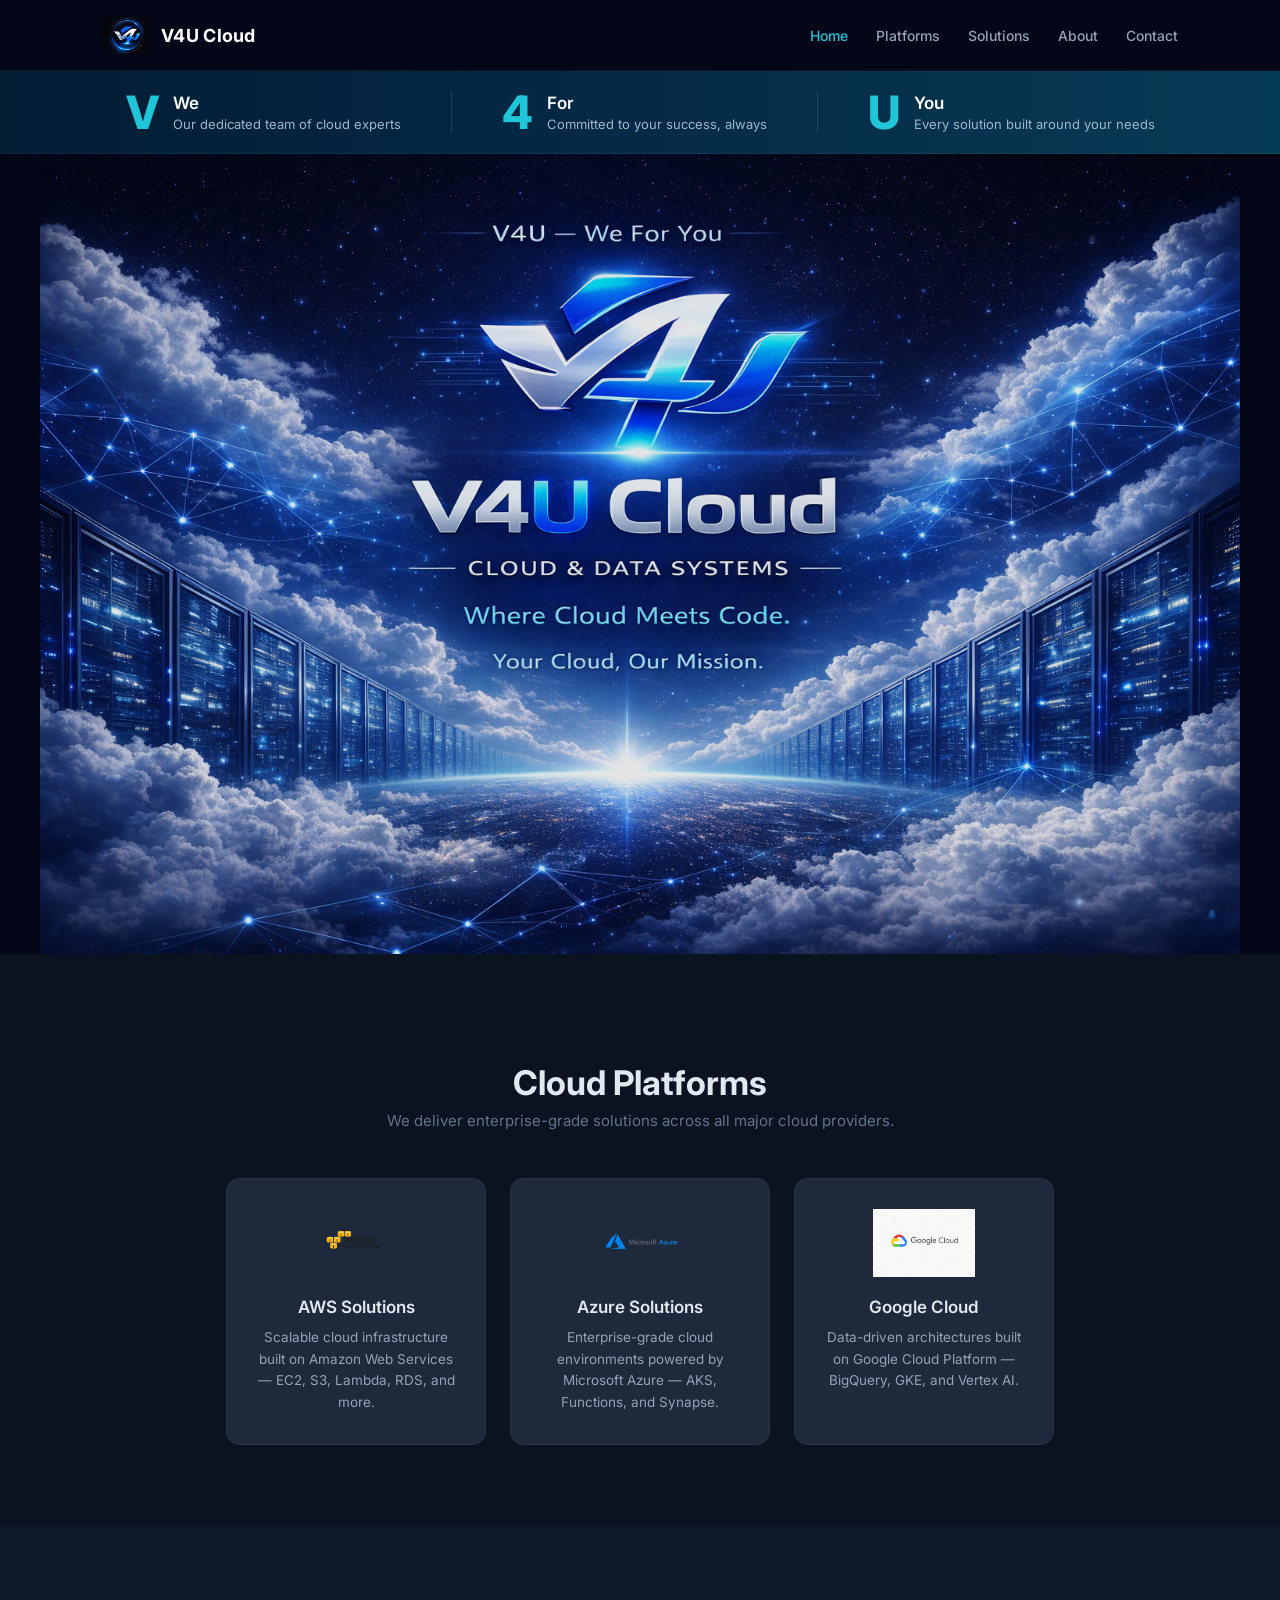
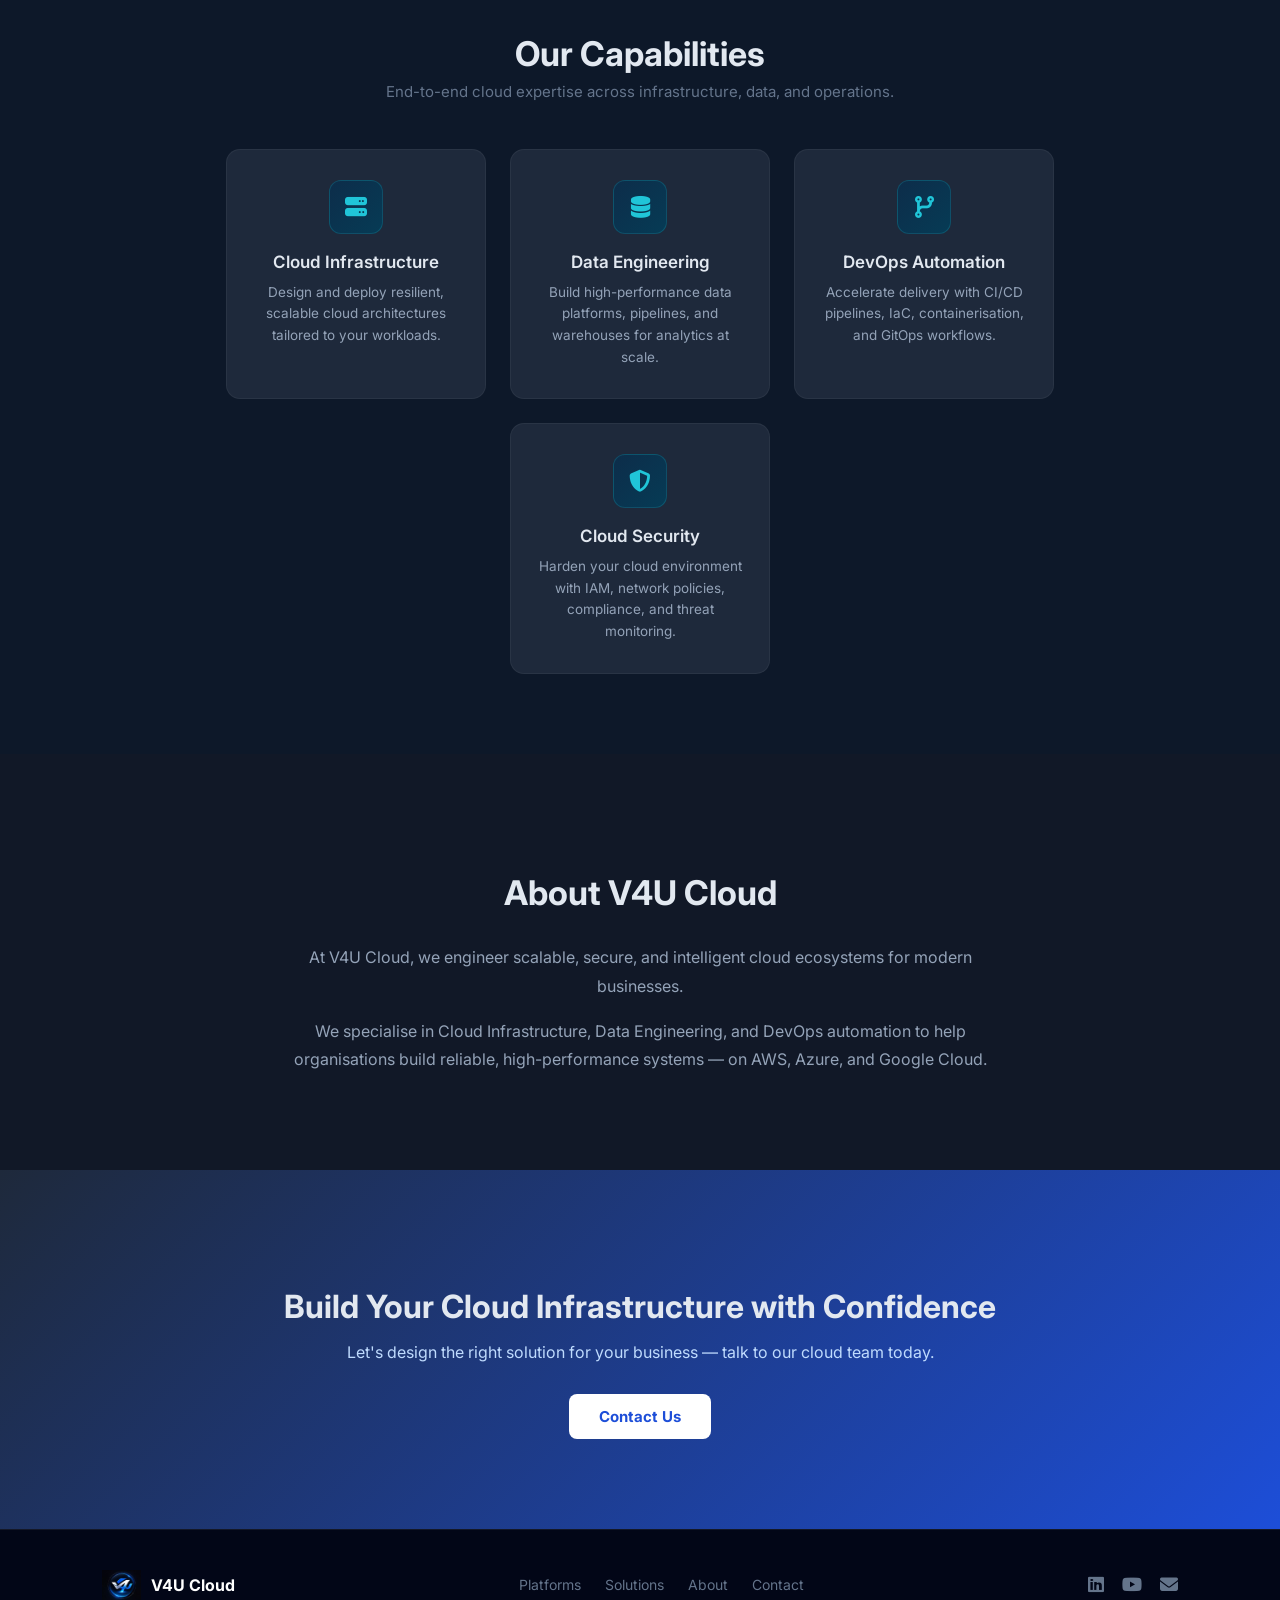
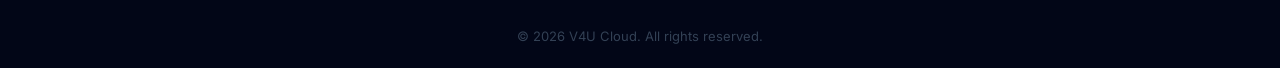
<file: index.html>
<!DOCTYPE html>
<html lang="en">

<head>
  <meta charset="UTF-8">
  <meta name="viewport" content="width=device-width, initial-scale=1.0">
  <meta name="description"
    content="V4U Cloud — Expert cloud infrastructure, DevOps automation, and data engineering on AWS, Azure, and Google Cloud.">
  <meta name="robots" content="index, follow">
  <meta property="og:title" content="V4U Cloud">
  <meta property="og:description"
    content="Scalable, secure cloud solutions on AWS, Azure, and Google Cloud. Built for modern businesses.">
  <meta property="og:type" content="website">
  <meta property="og:url" content="https://v4ucloud.com">

  <title>V4U Cloud | Cloud Infrastructure & DevOps Experts</title>

  <link rel="preconnect" href="https://fonts.googleapis.com">
  <link rel="preconnect" href="https://fonts.gstatic.com" crossorigin>
  <link href="https://fonts.googleapis.com/css2?family=Inter:wght@400;500;600;700;800&display=swap" rel="stylesheet">
  <link rel="stylesheet" href="https://cdnjs.cloudflare.com/ajax/libs/font-awesome/6.5.0/css/all.min.css">
  <link rel="stylesheet" href="css/style.css">
</head>

<body>

  <header>
    <div class="container">

      <div class="logo-area">
        <img src="images/logo.png" alt="V4U Cloud Logo" class="logo">
        <span class="brand">V4U Cloud</span>
      </div>

      <nav id="main-nav">
        <a href="#" class="nav-link active">Home</a>
        <a href="#platforms" class="nav-link">Platforms</a>
        <a href="#solutions" class="nav-link">Solutions</a>
        <a href="#about" class="nav-link">About</a>
        <a href="/contact/" class="nav-link">Contact</a>
      </nav>

      <button class="menu-toggle" id="menuToggle" aria-label="Toggle navigation">
        <i class="fas fa-bars"></i>
      </button>

    </div>
  </header>

  <!-- V4U MEANING BAR -->

  <section class="v4u-bar">
    <div class="v4u-wrapper">

      <div class="v4u-item">
        <span class="v4u-letter">V</span>
        <div class="v4u-text">
          <h4>We</h4>
          <p>Our dedicated team of cloud experts</p>
        </div>
      </div>

      <div class="v4u-divider"></div>

      <div class="v4u-item">
        <span class="v4u-letter">4</span>
        <div class="v4u-text">
          <h4>For</h4>
          <p>Committed to your success, always</p>
        </div>
      </div>

      <div class="v4u-divider"></div>

      <div class="v4u-item">
        <span class="v4u-letter">U</span>
        <div class="v4u-text">
          <h4>You</h4>
          <p>Every solution built around your needs</p>
        </div>
      </div>

    </div>
  </section>

  <!-- HERO BANNER -->

  <section class="hero">
    <img src="images/banner.jpg" alt="V4U Cloud – Cloud Infrastructure Banner">
  </section>

  <!-- CLOUD PLATFORMS -->

  <section class="platforms" id="platforms">
    <h2>Cloud Platforms</h2>
    <p class="section-subtitle">We deliver enterprise-grade solutions across all major cloud providers.</p>

    <div class="cards">

      <div class="card platform-card">
        <img src="images/aws.png" class="cloud-icon" alt="Amazon Web Services">
        <h3>AWS Solutions</h3>
        <p>Scalable cloud infrastructure built on Amazon Web Services — EC2, S3, Lambda, RDS, and more.</p>
      </div>

      <div class="card platform-card">
        <img src="images/azure.png" class="cloud-icon" alt="Microsoft Azure">
        <h3>Azure Solutions</h3>
        <p>Enterprise-grade cloud environments powered by Microsoft Azure — AKS, Functions, and Synapse.</p>
      </div>

      <div class="card platform-card">
        <img src="images/gcp.png" class="cloud-icon" alt="Google Cloud Platform">
        <h3>Google Cloud</h3>
        <p>Data-driven architectures built on Google Cloud Platform — BigQuery, GKE, and Vertex AI.</p>
      </div>

    </div>
  </section>

  <!-- SOLUTIONS -->

  <section class="solutions" id="solutions">
    <h2>Our Capabilities</h2>
    <p class="section-subtitle">End-to-end cloud expertise across infrastructure, data, and operations.</p>

    <div class="cards">

      <div class="card capability-card">
        <div class="card-icon"><i class="fas fa-server"></i></div>
        <h3>Cloud Infrastructure</h3>
        <p>Design and deploy resilient, scalable cloud architectures tailored to your workloads.</p>
      </div>

      <div class="card capability-card">
        <div class="card-icon"><i class="fas fa-database"></i></div>
        <h3>Data Engineering</h3>
        <p>Build high-performance data platforms, pipelines, and warehouses for analytics at scale.</p>
      </div>

      <div class="card capability-card">
        <div class="card-icon"><i class="fas fa-code-branch"></i></div>
        <h3>DevOps Automation</h3>
        <p>Accelerate delivery with CI/CD pipelines, IaC, containerisation, and GitOps workflows.</p>
      </div>

      <div class="card capability-card">
        <div class="card-icon"><i class="fas fa-shield-halved"></i></div>
        <h3>Cloud Security</h3>
        <p>Harden your cloud environment with IAM, network policies, compliance, and threat monitoring.</p>
      </div>

    </div>
  </section>

  <!-- ABOUT -->

  <section class="about" id="about">
    <h2>About V4U Cloud</h2>
    <p>
      At V4U Cloud, we engineer scalable, secure, and intelligent cloud ecosystems for modern businesses.
    </p>
    <p>
      We specialise in Cloud Infrastructure, Data Engineering, and DevOps automation to help organisations
      build reliable, high-performance systems — on AWS, Azure, and Google Cloud.
    </p>
  </section>

  <!-- CTA -->

  <section class="cta">
    <h2>Build Your Cloud Infrastructure with Confidence</h2>
    <p>Let's design the right solution for your business — talk to our cloud team today.</p>
    <a href="/contact/" class="btn">Contact Us</a>
  </section>

  <!-- FOOTER -->

  <footer>
    <div class="footer-inner">
      <div class="footer-brand">
        <img src="images/logo.png" alt="V4U Cloud Logo" class="footer-logo">
        <span>V4U Cloud</span>
      </div>
      <div class="footer-links">
        <a href="#platforms">Platforms</a>
        <a href="#solutions">Solutions</a>
        <a href="#about">About</a>
        <a href="/contact/">Contact</a>
      </div>
      <div class="footer-social">
        <a href="https://linkedin.com" target="_blank" rel="noopener" aria-label="LinkedIn"><i
            class="fab fa-linkedin"></i></a>
        <a href="https://youtube.com" target="_blank" rel="noopener" aria-label="YouTube"><i
            class="fab fa-youtube"></i></a>
        <a href="mailto:info@v4ucloud.com" aria-label="Email"><i class="fas fa-envelope"></i></a>
      </div>
    </div>
    <p class="footer-copy">© 2026 V4U Cloud. All rights reserved.</p>
  </footer>

  <script src="/js/script.js" defer></script>

</body>

</html>
</file>
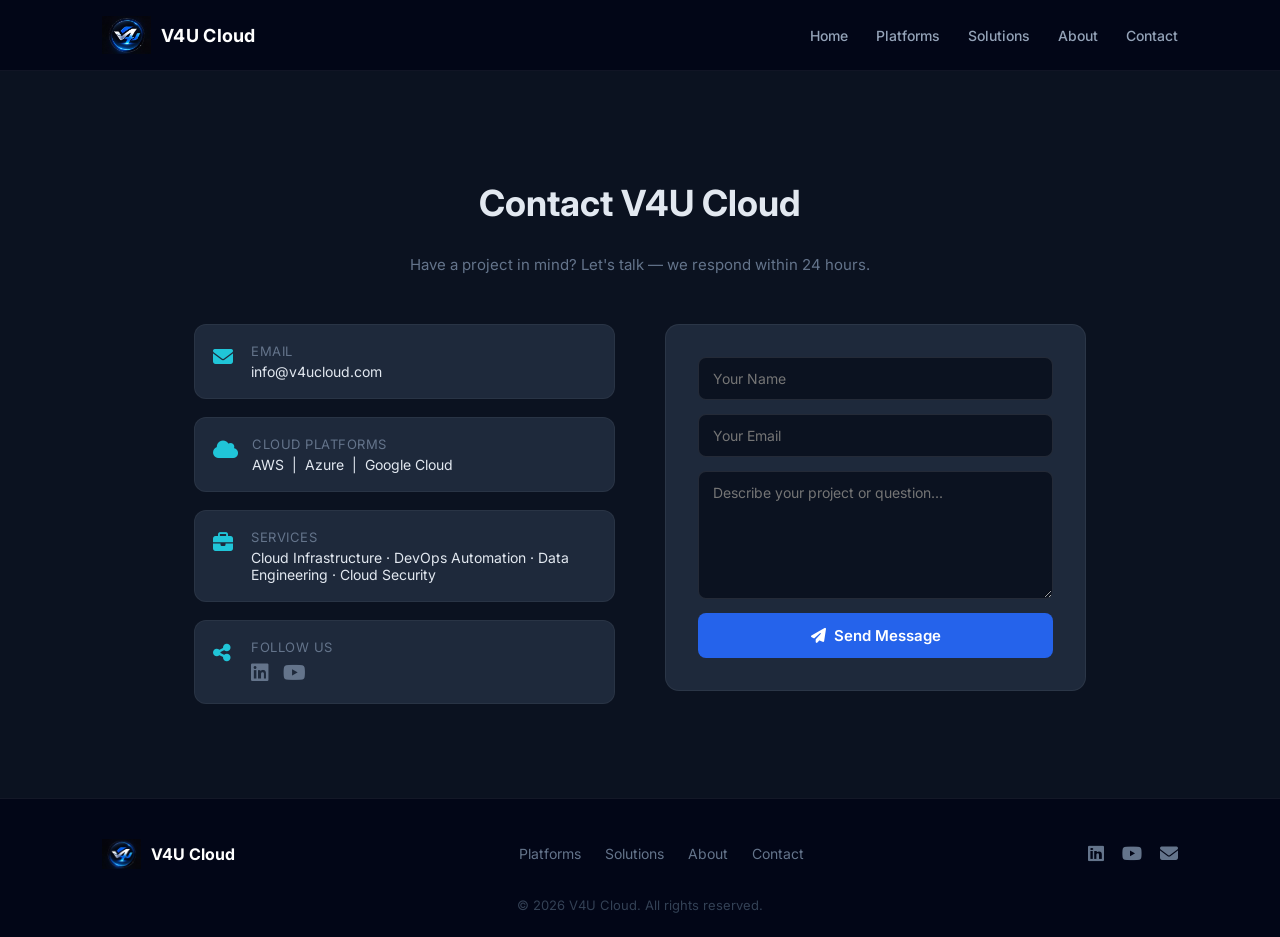
<file: contact/index.html>
<!DOCTYPE html>
<html lang="en">

<head>
    <meta charset="UTF-8">
    <meta name="viewport" content="width=device-width, initial-scale=1.0">
    <meta name="description"
        content="Get in touch with V4U Cloud. We help businesses build scalable cloud infrastructure on AWS, Azure, and Google Cloud.">
    <meta name="robots" content="index, follow">

    <title>Contact | V4U Cloud</title>

    <link rel="preconnect" href="https://fonts.googleapis.com">
    <link rel="preconnect" href="https://fonts.gstatic.com" crossorigin>
    <link href="https://fonts.googleapis.com/css2?family=Inter:wght@400;500;600;700;800&display=swap" rel="stylesheet">
    <link rel="stylesheet" href="https://cdnjs.cloudflare.com/ajax/libs/font-awesome/6.5.0/css/all.min.css">
    <link rel="stylesheet" href="/css/style.css">
</head>

<body>

    <header>
        <div class="container">

            <div class="logo-area">
                <img src="/images/logo.png" alt="V4U Cloud Logo" class="logo">
                <span class="brand">V4U Cloud</span>
            </div>

            <nav id="main-nav">
                <a href="/" class="nav-link">Home</a>
                <a href="/#platforms" class="nav-link">Platforms</a>
                <a href="/#solutions" class="nav-link">Solutions</a>
                <a href="/#about" class="nav-link">About</a>
                <a href="/contact/" class="nav-link active">Contact</a>
            </nav>

            <button class="menu-toggle" id="menuToggle" aria-label="Toggle navigation">
                <i class="fas fa-bars"></i>
            </button>

        </div>
    </header>

    <section class="contact-wrapper">

        <h1>Contact V4U Cloud</h1>
        <p class="contact-subtitle">Have a project in mind? Let's talk — we respond within 24 hours.</p>

        <!-- Success banner (shown after formsubmit redirect with ?success=true) -->
        <div class="success-banner" id="successBanner">
            <i class="fas fa-circle-check" style="margin-right:8px;"></i>
            Message sent successfully! We'll get back to you shortly.
        </div>

        <div class="contact-grid">

            <!-- LEFT: Info -->
            <div class="contact-info">

                <div class="info-item">
                    <span class="info-icon"><i class="fas fa-envelope"></i></span>
                    <div>
                        <p class="info-label">Email</p>
                        <p class="info-value">info@v4ucloud.com</p>
                    </div>
                </div>

                <div class="info-item">
                    <span class="info-icon"><i class="fas fa-cloud"></i></span>
                    <div>
                        <p class="info-label">Cloud Platforms</p>
                        <p class="info-value">AWS &nbsp;|&nbsp; Azure &nbsp;|&nbsp; Google Cloud</p>
                    </div>
                </div>

                <div class="info-item">
                    <span class="info-icon"><i class="fas fa-briefcase"></i></span>
                    <div>
                        <p class="info-label">Services</p>
                        <p class="info-value">Cloud Infrastructure · DevOps Automation · Data Engineering · Cloud
                            Security</p>
                    </div>
                </div>

                <div class="info-item">
                    <span class="info-icon"><i class="fas fa-share-nodes"></i></span>
                    <div>
                        <p class="info-label">Follow Us</p>
                        <div class="social-links">
                            <a href="https://linkedin.com" target="_blank" rel="noopener"
                                aria-label="LinkedIn on LinkedIn">
                                <i class="fab fa-linkedin"></i>
                            </a>
                            <a href="https://youtube.com" target="_blank" rel="noopener"
                                aria-label="V4U Cloud on YouTube">
                                <i class="fab fa-youtube"></i>
                            </a>
                        </div>
                    </div>
                </div>

            </div>

            <!-- RIGHT: Form -->
            <div class="contact-form-box">
                <form action="https://formsubmit.co/info@v4ucloud.com" method="POST">
                    <input type="text" name="name" placeholder="Your Name" required>
                    <input type="email" name="email" placeholder="Your Email" required>
                    <textarea name="message" rows="6" placeholder="Describe your project or question..."
                        required></textarea>

                    <button type="submit"><i class="fas fa-paper-plane" style="margin-right:8px;"></i>Send
                        Message</button>

                    <!-- formsubmit.co config -->
                    <input type="hidden" name="_subject" value="New Contact Message – V4U Cloud">
                    <input type="hidden" name="_captcha" value="true">
                    <input type="hidden" name="_next" value="/contact/?success=true">
                    <input type="hidden" name="_autoresponse"
                        value="Thank you for contacting V4U Cloud. Our team will get back to you within 24 hours.">
                </form>
            </div>

        </div>

    </section>

    <footer>
        <div class="footer-inner">
            <div class="footer-brand">
                <img src="/images/logo.png" alt="V4U Cloud Logo" class="footer-logo">
                <span>V4U Cloud</span>
            </div>
            <div class="footer-links">
                <a href="/#platforms">Platforms</a>
                <a href="/#solutions">Solutions</a>
                <a href="/#about">About</a>
                <a href="/contact/">Contact</a>
            </div>
            <div class="footer-social">
                <a href="https://linkedin.com" target="_blank" rel="noopener" aria-label="LinkedIn"><i
                        class="fab fa-linkedin"></i></a>
                <a href="https://youtube.com" target="_blank" rel="noopener" aria-label="YouTube"><i
                        class="fab fa-youtube"></i></a>
                <a href="mailto:info@v4ucloud.com" aria-label="Email"><i class="fas fa-envelope"></i></a>
            </div>
        </div>
        <p class="footer-copy">© 2026 V4U Cloud. All rights reserved.</p>
    </footer>

    <script src="/js/script.js" defer></script>

</body>

</html>
</file>
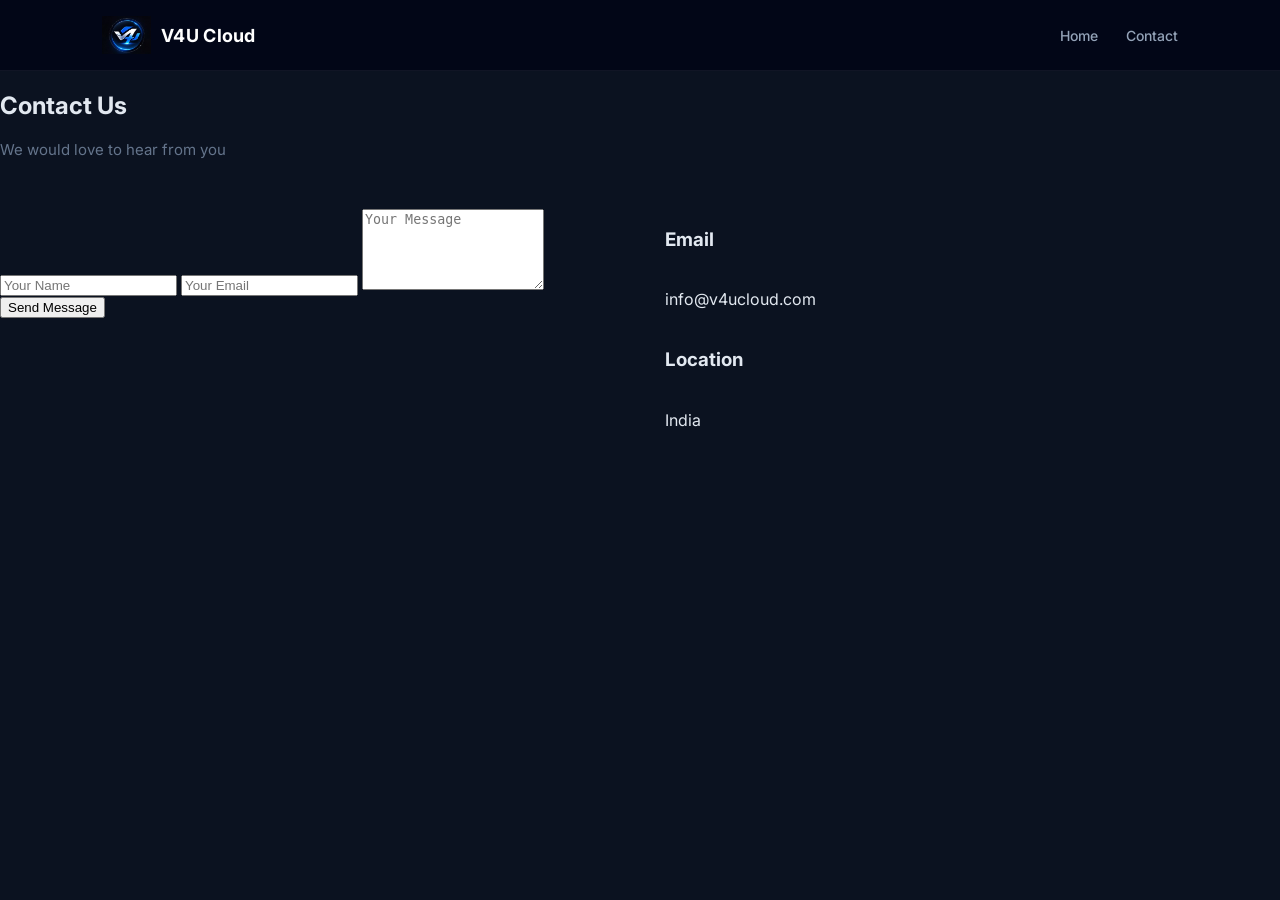
<file: contact.html>
<!DOCTYPE html>
<html lang="en">

<head>
<meta charset="UTF-8">
<meta name="viewport" content="width=device-width, initial-scale=1.0">

<title>Contact | V4U Cloud</title>

<link rel="stylesheet" href="css/style.css">
</head>

<body>

<header>
<div class="container">

<div class="logo-area">
<img src="images/logo.png" class="logo">
<span class="brand">V4U Cloud</span>
</div>

<nav>
<a href="/">Home</a>
<a href="/contact.html">Contact</a>
</nav>

</div>
</header>

<section class="contact-page">

<h1>Contact Us</h1>
<p class="contact-subtitle">We would love to hear from you</p>

<div class="contact-grid">

<div class="contact-form">

<form id="contactForm">

<input type="text" placeholder="Your Name" required>
<input type="email" placeholder="Your Email" required>

<textarea rows="5" placeholder="Your Message"></textarea>

<button type="submit">Send Message</button>

</form>

</div>

<div class="contact-info">

<h3>Email</h3>
<p>info@v4ucloud.com</p>

<h3>Location</h3>
<p>India</p>

</div>

</div>

</section>

</body>
</html>
</file>
<file: css/style.css>
/* ============================================================
   V4U CLOUD – style.css
   ============================================================ */

@import url('https://fonts.googleapis.com/css2?family=Inter:wght@400;500;600;700;800&display=swap');

/* ── RESET & BASE ── */

*,
*::before,
*::after {
  box-sizing: border-box;
}

html {
  scroll-behavior: smooth;
}

body {
  font-family: 'Inter', Arial, sans-serif;
  margin: 0;
  background: #0B1220;
  color: #e2e8f0;
  -webkit-font-smoothing: antialiased;
}

/* ── HEADER ── */

header {
  background: #020617;
  border-bottom: 1px solid rgba(255, 255, 255, 0.06);
  position: sticky;
  top: 0;
  z-index: 100;
}

.container {
  display: flex;
  justify-content: space-between;
  align-items: center;
  padding: 16px 8%;
}

.logo-area {
  display: flex;
  align-items: center;
  gap: 10px;
}

.logo {
  height: 38px;
}

.brand {
  font-size: 18px;
  font-weight: 700;
  letter-spacing: 0.3px;
  color: #fff;
}

/* ── NAV ── */

nav a {
  margin-left: 24px;
  color: #94a3b8;
  text-decoration: none;
  font-size: 14px;
  font-weight: 500;
  transition: color 0.2s;
}

nav a:hover,
nav a.active {
  color: #20c5d8;
}

/* Hamburger button */
.menu-toggle {
  display: none;
  background: none;
  border: none;
  color: #94a3b8;
  font-size: 22px;
  cursor: pointer;
  padding: 4px 8px;
  transition: color 0.2s;
}

.menu-toggle:hover {
  color: #20c5d8;
}

/* ── V4U TOP BAR ── */

.v4u-bar {
  background: linear-gradient(90deg, #021c34, #052a47, #063b55);
  padding: 18px 8%;
  border-bottom: 1px solid rgba(255, 255, 255, 0.06);
}

.v4u-wrapper {
  display: flex;
  align-items: center;
  justify-content: center;
  gap: 50px;
}

.v4u-item {
  display: flex;
  align-items: center;
  gap: 14px;
  color: white;
}

.v4u-letter {
  font-size: 46px;
  font-weight: 800;
  color: #20c5d8;
  line-height: 1;
}

.v4u-text h4 {
  margin: 0;
  font-size: 17px;
  font-weight: 600;
}

.v4u-text p {
  margin: 3px 0 0;
  font-size: 13px;
  color: #9fb7c8;
}

.v4u-divider {
  width: 1px;
  height: 42px;
  background: rgba(255, 255, 255, 0.12);
}

/* ── HERO ── */

.hero {
  position: relative;
  display: flex;
  justify-content: center;
  align-items: center;
  background: #020617;
  overflow: hidden;
}

.hero img {
  width: 100%;
  max-width: 1200px;
  height: auto;
  display: block;
  opacity: 0.9;
}

.hero-overlay {
  position: absolute;
  text-align: center;
  z-index: 2;
  padding: 0 20px;
}

.hero-overlay h1 {
  font-size: clamp(32px, 5vw, 60px);
  font-weight: 800;
  line-height: 1.15;
  margin: 0 0 12px;
  color: #fff;
  text-shadow: 0 2px 20px rgba(0, 0, 0, 0.6);
}

.hero-overlay p {
  font-size: clamp(14px, 2vw, 18px);
  color: #94a3b8;
  margin: 0 0 28px;
  letter-spacing: 1px;
  text-transform: uppercase;
}

.btn-hero {
  font-size: 15px;
  padding: 14px 32px;
}

/* ── SHARED SECTION STYLES ── */

.section-subtitle {
  color: #64748b;
  font-size: 15px;
  margin-top: 8px;
  margin-bottom: 0;
}

/* ── PLATFORM SECTION ── */

.platforms {
  padding: 80px 8%;
  text-align: center;
}

.platforms h2 {
  font-size: 34px;
  font-weight: 700;
  margin-bottom: 8px;
}

/* ── SOLUTIONS SECTION ── */

.solutions {
  padding: 80px 8%;
  text-align: center;
  background: #0d1829;
}

.solutions h2 {
  font-size: 34px;
  font-weight: 700;
  margin-bottom: 8px;
}

/* ── CARDS ── */

.cards {
  display: flex;
  flex-wrap: wrap;
  justify-content: center;
  gap: 24px;
  margin-top: 48px;
}

.card {
  background: #1E293B;
  padding: 30px 24px;
  border-radius: 14px;
  width: 260px;
  border: 1px solid rgba(255, 255, 255, 0.05);
  transition: transform 0.25s ease, box-shadow 0.25s ease, border-color 0.25s ease;
  text-align: center;
}

.card:hover {
  transform: translateY(-6px);
  box-shadow: 0 12px 40px rgba(32, 197, 216, 0.12);
  border-color: rgba(32, 197, 216, 0.3);
  background: #263548;
}

/* Platform cards */
.platform-card .cloud-icon {
  height: 68px;
  margin-bottom: 16px;
  object-fit: contain;
}

.platform-card h3 {
  font-size: 17px;
  font-weight: 600;
  margin: 0 0 10px;
}

.platform-card p {
  font-size: 13.5px;
  color: #94a3b8;
  line-height: 1.6;
  margin: 0;
}

/* Capability cards */
.card-icon {
  width: 54px;
  height: 54px;
  background: linear-gradient(135deg, #0d2d4a, #063b55);
  border-radius: 12px;
  display: flex;
  align-items: center;
  justify-content: center;
  margin: 0 auto 18px;
  font-size: 22px;
  color: #20c5d8;
  border: 1px solid rgba(32, 197, 216, 0.2);
}

.capability-card h3 {
  font-size: 17px;
  font-weight: 600;
  margin: 0 0 10px;
}

.capability-card p {
  font-size: 13.5px;
  color: #94a3b8;
  line-height: 1.6;
  margin: 0;
}

/* ── ABOUT ── */

.about {
  padding: 80px 15%;
  text-align: center;
  background: #111827;
  line-height: 1.8;
}

.about h2 {
  font-size: 34px;
  font-weight: 700;
  margin-bottom: 20px;
}

.about p {
  font-size: 16px;
  color: #94a3b8;
  max-width: 700px;
  margin: 0 auto 16px;
}

/* ── CTA ── */

.cta {
  padding: 90px 10%;
  text-align: center;
  background: linear-gradient(135deg, #1e293b, #1d4ed8);
}

.cta h2 {
  font-size: 32px;
  font-weight: 700;
  margin-bottom: 12px;
}

.cta p {
  font-size: 16px;
  color: #bfdbfe;
  margin-bottom: 32px;
}

.btn {
  display: inline-block;
  background: white;
  color: #1d4ed8;
  padding: 13px 30px;
  border-radius: 8px;
  text-decoration: none;
  font-weight: 700;
  font-size: 15px;
  transition: background 0.2s, transform 0.2s;
}

.btn:hover {
  background: #e0f2fe;
  transform: translateY(-2px);
}

/* ── FOOTER ── */

footer {
  background: #020617;
  border-top: 1px solid rgba(255, 255, 255, 0.07);
  padding: 40px 8% 24px;
}

.footer-inner {
  display: flex;
  align-items: center;
  justify-content: space-between;
  flex-wrap: wrap;
  gap: 24px;
  margin-bottom: 28px;
}

.footer-brand {
  display: flex;
  align-items: center;
  gap: 10px;
  font-size: 16px;
  font-weight: 700;
  color: #fff;
}

.footer-logo {
  height: 30px;
}

.footer-links {
  display: flex;
  gap: 24px;
}

.footer-links a {
  color: #64748b;
  text-decoration: none;
  font-size: 14px;
  transition: color 0.2s;
}

.footer-links a:hover {
  color: #20c5d8;
}

.footer-social {
  display: flex;
  gap: 18px;
}

.footer-social a {
  color: #64748b;
  font-size: 18px;
  transition: color 0.2s, transform 0.2s;
}

.footer-social a:hover {
  color: #20c5d8;
  transform: translateY(-2px);
}

.footer-copy {
  text-align: center;
  font-size: 13px;
  color: #334155;
  margin: 0;
}

/* ── CONTACT PAGE ── */

.contact-wrapper {
  max-width: 940px;
  margin: auto;
  padding: 80px 24px;
  text-align: center;
}

.contact-wrapper h1 {
  font-size: 36px;
  font-weight: 700;
}

.contact-subtitle {
  color: #64748b;
  margin-top: 10px;
  font-size: 15px;
}

.contact-grid {
  display: grid;
  grid-template-columns: 1fr 1fr;
  gap: 50px;
  margin-top: 50px;
  align-items: start;
  text-align: left;
}

/* Info panel */
.contact-info {
  display: flex;
  flex-direction: column;
  gap: 4px;
}

.info-item {
  display: flex;
  align-items: flex-start;
  gap: 14px;
  padding: 18px;
  background: #1E293B;
  border-radius: 12px;
  border: 1px solid rgba(255, 255, 255, 0.05);
  margin-bottom: 14px;
}

.info-icon {
  font-size: 20px;
  color: #20c5d8;
  margin-top: 2px;
  min-width: 24px;
}

.info-label {
  font-size: 13px;
  color: #64748b;
  margin: 0 0 4px;
  text-transform: uppercase;
  letter-spacing: 0.5px;
}

.info-value {
  font-size: 14px;
  color: #e2e8f0;
  margin: 0;
}

.social-links {
  display: flex;
  gap: 14px;
  margin-top: 6px;
}

.social-links a {
  color: #64748b;
  font-size: 20px;
  transition: color 0.2s, transform 0.2s;
}

.social-links a:hover {
  color: #20c5d8;
  transform: translateY(-2px);
}

/* Contact form */
.contact-form-box {
  background: #1E293B;
  padding: 32px;
  border-radius: 14px;
  border: 1px solid rgba(255, 255, 255, 0.06);
}

.contact-form-box form {
  display: flex;
  flex-direction: column;
  gap: 14px;
}

.contact-form-box input,
.contact-form-box textarea {
  padding: 12px 14px;
  border: 1px solid rgba(255, 255, 255, 0.1);
  border-radius: 8px;
  font-size: 14px;
  font-family: inherit;
  background: #0B1220;
  color: #e2e8f0;
  transition: border-color 0.2s;
  outline: none;
}

.contact-form-box input:focus,
.contact-form-box textarea:focus {
  border-color: #20c5d8;
}

.contact-form-box textarea {
  resize: vertical;
}

.contact-form-box button {
  padding: 13px;
  background: #2563EB;
  color: white;
  border: none;
  border-radius: 8px;
  cursor: pointer;
  font-size: 15px;
  font-family: inherit;
  font-weight: 600;
  transition: background 0.2s, transform 0.2s;
}

.contact-form-box button:hover {
  background: #1d4ed8;
  transform: translateY(-2px);
}

/* Success banner */
.success-banner {
  display: none;
  background: #052e16;
  border: 1px solid #16a34a;
  color: #4ade80;
  padding: 16px 20px;
  border-radius: 10px;
  margin-bottom: 28px;
  font-size: 15px;
  text-align: center;
}

.success-banner.show {
  display: block;
}

/* Popup (kept for fallback) */
.popup {
  position: fixed;
  top: 50%;
  left: 50%;
  transform: translate(-50%, -50%);
  background: #111827;
  padding: 36px;
  border-radius: 14px;
  box-shadow: 0 20px 60px rgba(0, 0, 0, 0.5);
  display: none;
  z-index: 1000;
  text-align: center;
}

.popup.show {
  display: block;
}

.popup button {
  margin-top: 20px;
  padding: 9px 22px;
  border: none;
  background: #2563EB;
  color: white;
  border-radius: 8px;
  cursor: pointer;
  font-family: inherit;
  font-size: 14px;
}

/* ── MOBILE ── */

@media (max-width: 900px) {

  /* Nav */
  nav {
    display: none;
    position: absolute;
    top: 70px;
    left: 0;
    right: 0;
    background: #020617;
    flex-direction: column;
    padding: 20px 8%;
    gap: 0;
    border-bottom: 1px solid rgba(255, 255, 255, 0.08);
  }

  nav.open {
    display: flex;
  }

  nav a {
    margin: 0;
    padding: 12px 0;
    font-size: 15px;
    border-bottom: 1px solid rgba(255, 255, 255, 0.06);
  }

  nav a:last-child {
    border-bottom: none;
  }

  .menu-toggle {
    display: block;
  }

  /* V4U bar */
  .v4u-wrapper {
    flex-direction: column;
    gap: 20px;
  }

  .v4u-divider {
    display: none;
  }

  /* Cards */
  .cards {
    flex-direction: column;
    align-items: center;
  }

  .card {
    width: 100%;
    max-width: 400px;
  }

  /* About */
  .about {
    padding: 60px 8%;
  }

  /* Contact */
  .contact-grid {
    grid-template-columns: 1fr;
  }

  /* Footer */
  .footer-inner {
    flex-direction: column;
    align-items: center;
    text-align: center;
  }

  .footer-links {
    flex-wrap: wrap;
    justify-content: center;
  }

}

@media (max-width: 480px) {

  .hero-overlay h1 {
    font-size: 26px;
  }

  .platforms h2,
  .solutions h2,
  .about h2,
  .cta h2 {
    font-size: 26px;
  }

  .cta {
    padding: 60px 8%;
  }

}
</file>
